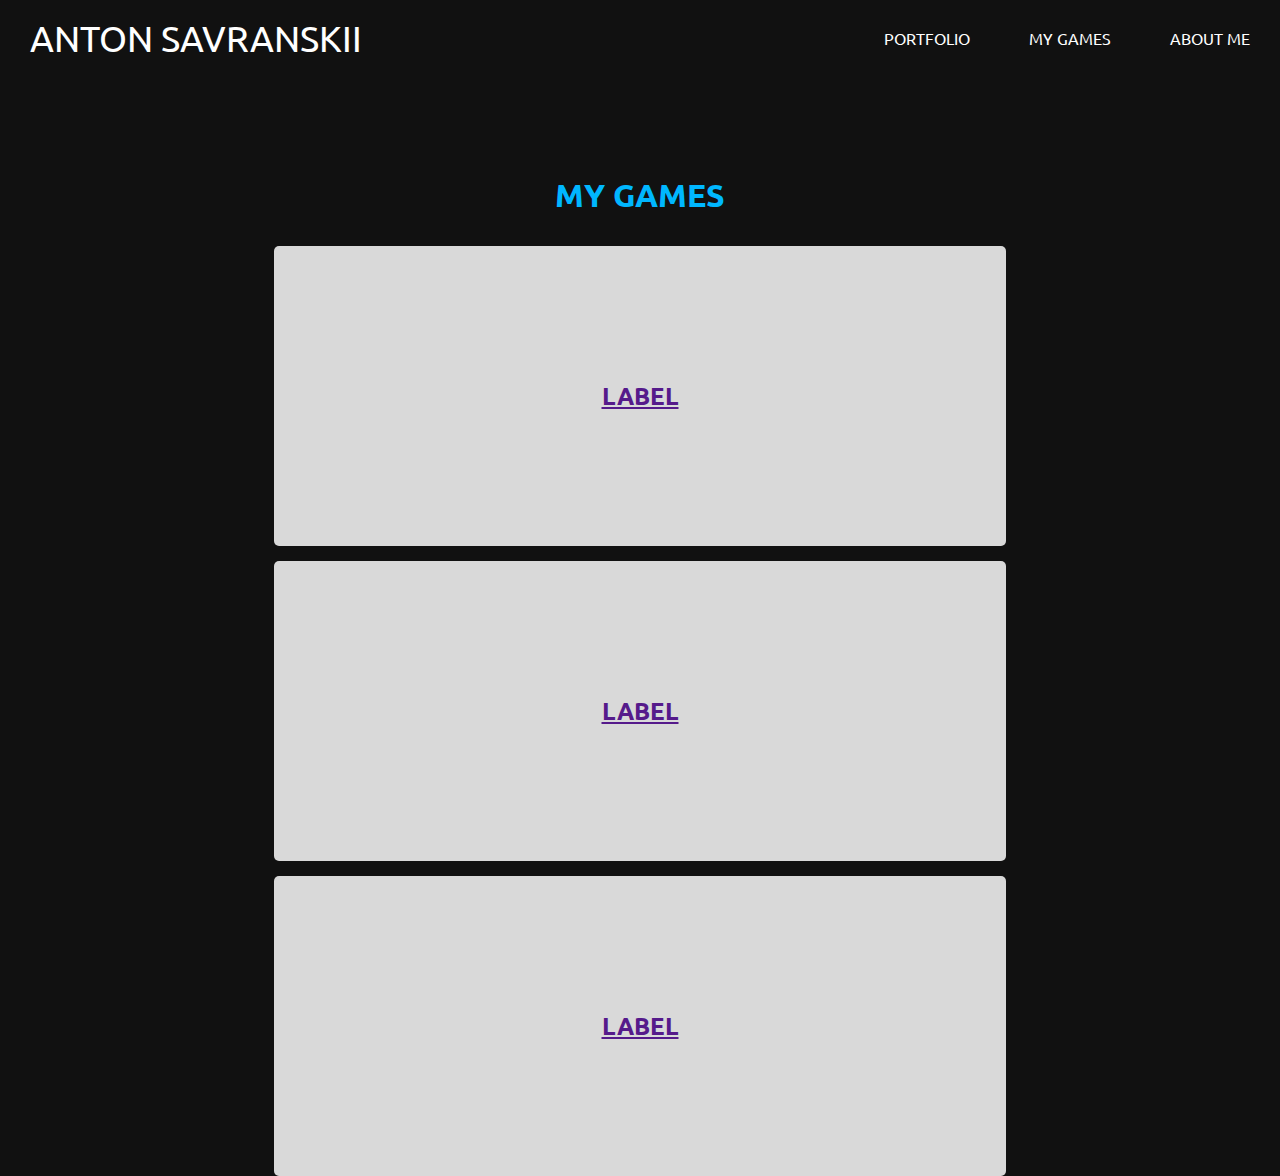
<file: Pages/My games/mygames.html>
<!DOCTYPE html>
<html lang="en">

<head>
    <meta charset="UTF-8">
    <meta http-equiv="X-UA-Compatible" content="IE=edge">
    <meta name="viewport" content="width=device-width, initial-scale=1.0">
    <link rel="preconnect" href="https://fonts.googleapis.com">
    <link rel="preconnect" href="https://fonts.gstatic.com" crossorigin>
    <link
        href="https://fonts.googleapis.com/css2?family=Ubuntu:ital,wght@0,300;0,400;0,500;0,700;1,300;1,400;1,500;1,700&display=swap"
        rel="stylesheet">
    <link rel="stylesheet" href="./styles/mygames.css">
    <title>Anton Savranskii | MY GAMES</title>
</head>

<body>
    <header>
        <a class="textLogo" href="https://smollagames.com/">
            ANTON SAVRANSKII
        </a>

        <div class="links">
            <a href="../Portfolio/portfolio.html">PORTFOLIO</a>
            <a href="./mygames.html">MY GAMES</a>
            <a href="../About Me/aboutme.html">ABOUT ME</a>
        </div>

        <div id="burger-menu">
            <span></span>
        </div>

        <div id="menu">
            <ul>
                <li><a href="../Portfolio/portfolio.html">PORTFOLIO</a></li>
                <li><a href="./mygames.html">MY GAMES</a></li>
                <li><a href="../About Me/aboutme.html">ABOUT ME</a></li>
            </ul>
        </div>
    </header>

    <section class="portfolioBlock">
        <h1>
            MY GAMES
        </h1>

        <div class="group">
            <a href="">
                <h2>
                    LABEL
                </h2>
            </a>
            <a href="">
                <h2>
                    LABEL
                </h2>
            </a>
            <a href="">
                <h2>
                    LABEL
                </h2>
            </a>
            
        </div>
    </section>

    <script src="https://smollagames.com/Burger.js"></script>
</body>

</html>
</file>
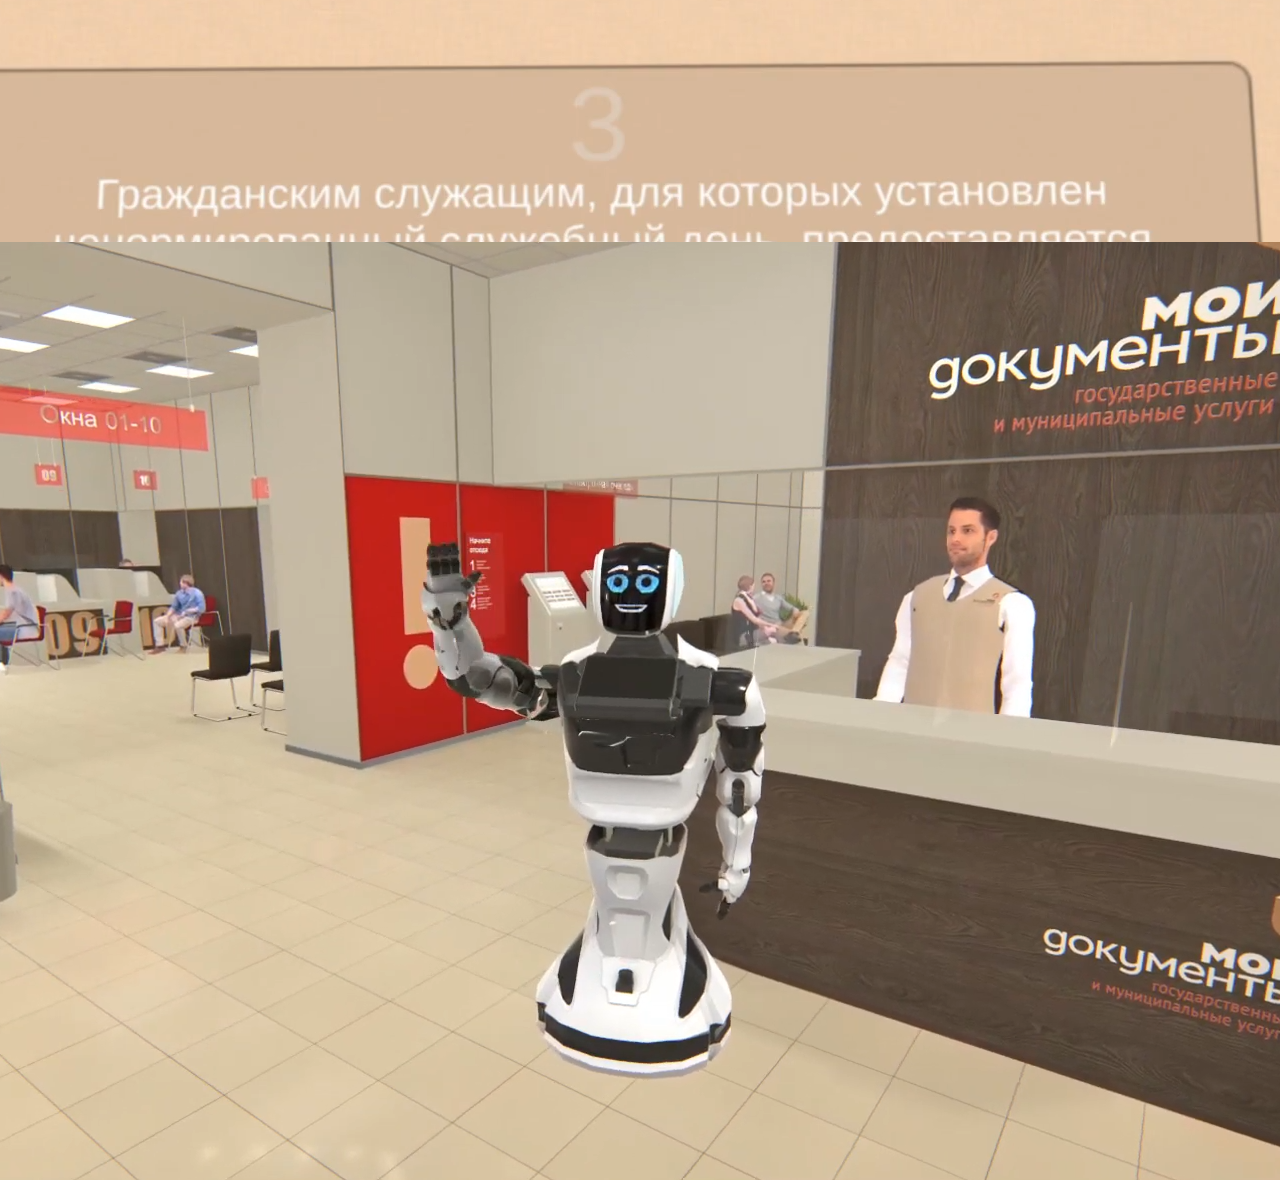
<file: Pages/Portfolio/portfolio.html>
<!DOCTYPE html>
<html lang="en">

<head>
    <meta charset="UTF-8">
    <meta http-equiv="X-UA-Compatible" content="IE=edge">
    <meta name="viewport" content="width=device-width, initial-scale=1.0">
    <link rel="preconnect" href="https://fonts.googleapis.com">
    <link rel="preconnect" href="https://fonts.gstatic.com" crossorigin>
    <link
        href="https://fonts.googleapis.com/css2?family=Ubuntu:ital,wght@0,300;0,400;0,500;0,700;1,300;1,400;1,500;1,700&display=swap"
        rel="stylesheet">
    <link rel="stylesheet" href="./styles/portfolio.css">
    <title>Anton Savranskii | PORTFOLIO</title>
</head>

<body>
    <header>
        <a class="textLogo" href="https://smollagames.com/">
            ANTON SAVRANSKII
        </a>

        <div class="links">
            <a href="./portfolio.html">PORTFOLIO</a>
            <a href="../My games/mygames.html">MY GAMES</a>
            <a href="../About Me/aboutme.html">ABOUT ME</a>
        </div>

        <div id="burger-menu">
            <span></span>
        </div>

        <div id="menu">
            <ul>
                <li><a href="./portfolio.html">PORTFOLIO</a></li>
                <li><a href="../My games/mygames.html">MY GAMES</a></li>
                <li><a href="../About Me/aboutme.html">ABOUT ME</a></li>
            </ul>
        </div>
    </header>

    <section class="portfolioBlock">
        <h1>
            PORTFOLIO
        </h1>

        <div class="group">
            <a href="./PortfolioPages/PPage0.html">
                <img src="./PortfolioPages/PPage0/0.png" alt="">
                <h2>
                    VR Interview
                </h2>
            </a>     
            
            <a href="./PortfolioPages/PPage1.html">
                <img src="./PortfolioPages/PPage1/0.png" alt="">
                <h2>
                    VR Excursion
                </h2>
            </a>    
        </div>
    </section>

    <script src="https://smollagames.com/Burger.js"></script>
</body>

</html>
</file>
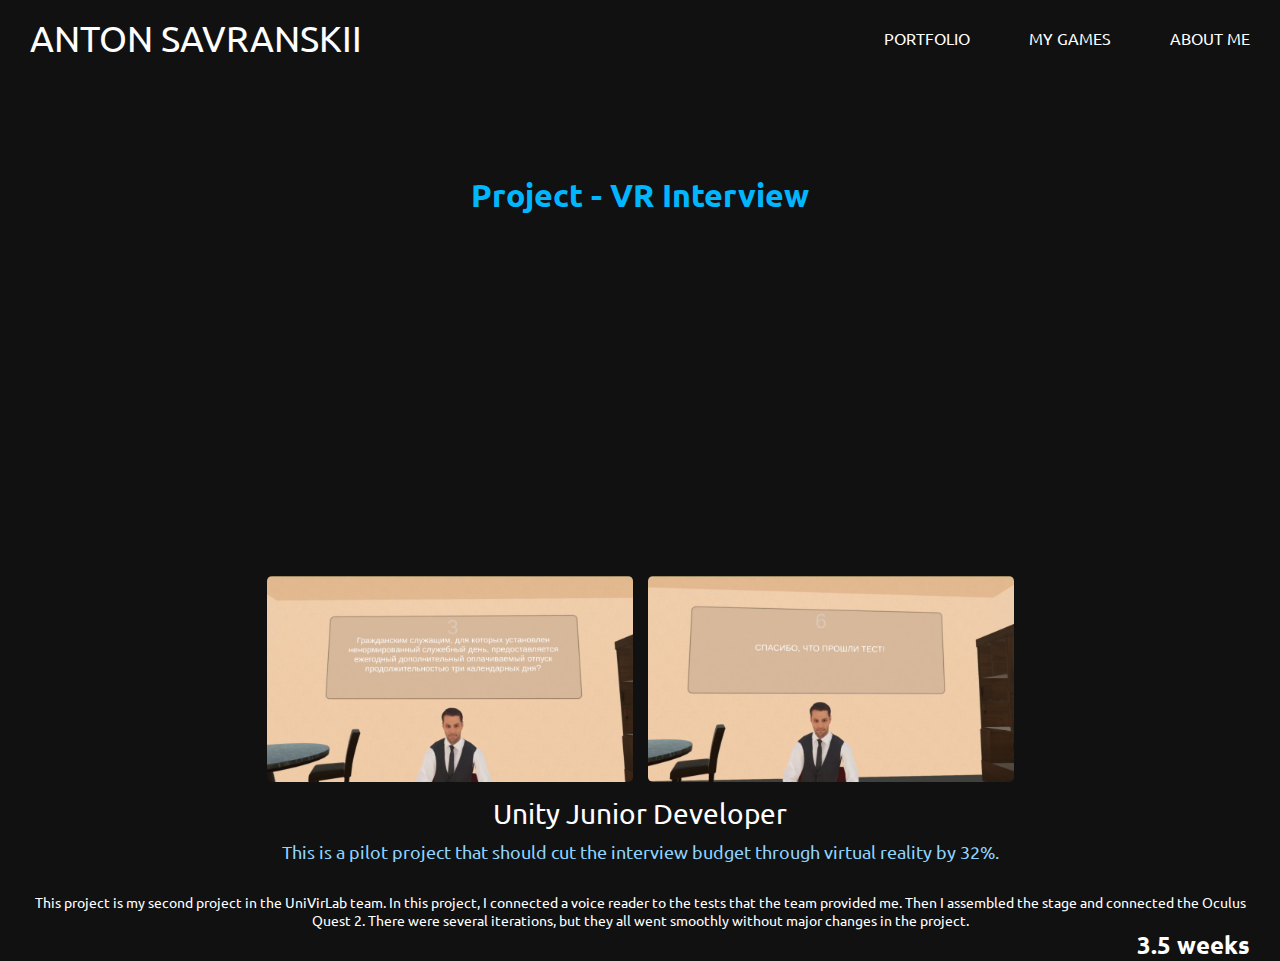
<file: Pages/Portfolio/PortfolioPages/PPage0.html>
<!DOCTYPE html>
<html lang="en">

<head>
    <meta charset="UTF-8">
    <meta http-equiv="X-UA-Compatible" content="IE=edge">
    <meta name="viewport" content="width=device-width, initial-scale=1.0">
    <link rel="preconnect" href="https://fonts.googleapis.com">
    <link rel="preconnect" href="https://fonts.gstatic.com" crossorigin>
    <link
        href="https://fonts.googleapis.com/css2?family=Ubuntu:ital,wght@0,300;0,400;0,500;0,700;1,300;1,400;1,500;1,700&display=swap"
        rel="stylesheet">
    <link rel="stylesheet" href="./style.css">
    <title>Anton Savranskii | Interview</title>
</head>

<body>
    <header>
        <a class="textLogo" href="https://smollagames.com/">
            ANTON SAVRANSKII
        </a>

        <div class="links">
            <a href="../portfolio.html">PORTFOLIO</a>
            <a href="../My games/mygames.html">MY GAMES</a>
            <a href="../About Me/aboutme.html">ABOUT ME</a>
        </div>

        <div id="burger-menu">
            <span></span>
        </div>

        <div id="menu">
            <ul>
                <li><a href="../portfolio.html">PORTFOLIO</a></li>
                <li><a href="../My games/mygames.html">MY GAMES</a></li>
                <li><a href="../About Me/aboutme.html">ABOUT ME</a></li>
            </ul>
        </div>
    </header>

    <section class="portfolioBlock">
        <h1>
            Project - VR Interview
        </h1>

        <iframe width="560" height="315" src="https://www.youtube.com/embed/eRhD2ndoOnU" title="YouTube video player"
            frameborder="0"
            allow="accelerometer; autoplay; clipboard-write; encrypted-media; gyroscope; picture-in-picture; web-share"
            allowfullscreen>
        </iframe>

        <div class="fotos">
            <img src="./PPage0/0.png" alt="">
            <img src="./PPage0/1.png" alt="">
        </div>

        <p class="statusInProject">
            Unity Junior Developer
        </p>

        <p class="result">
            This is a pilot project that should cut the interview budget through virtual reality by 32%.
        </p>

        <p class="description">This project is my second project in the UniVirLab team. In this project, I connected a
            voice reader to the
            tests that the team provided me. Then I assembled the stage and connected the Oculus Quest 2. There were
            several iterations, but they all went smoothly without major changes in the project.
        </p>

        <p class="timeDone">
            3.5 weeks
        </p>
    </section>

    <script src="https://smollagames.com/Burger.js"></script>
</body>

</html>
</file>
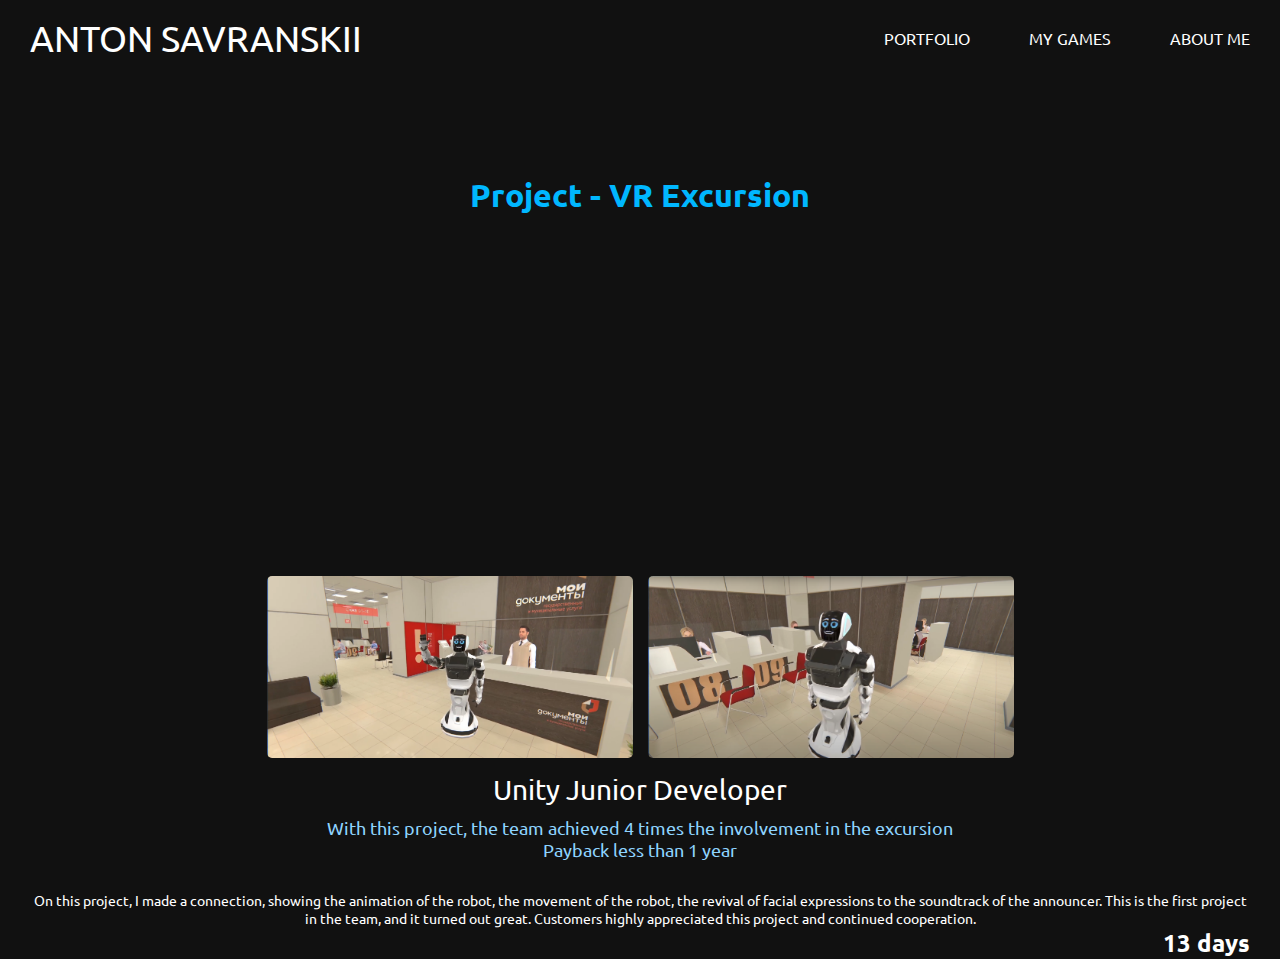
<file: Pages/Portfolio/PortfolioPages/PPage1.html>
<!DOCTYPE html>
<html lang="en">

<head>
    <meta charset="UTF-8">
    <meta http-equiv="X-UA-Compatible" content="IE=edge">
    <meta name="viewport" content="width=device-width, initial-scale=1.0">
    <link rel="preconnect" href="https://fonts.googleapis.com">
    <link rel="preconnect" href="https://fonts.gstatic.com" crossorigin>
    <link
        href="https://fonts.googleapis.com/css2?family=Ubuntu:ital,wght@0,300;0,400;0,500;0,700;1,300;1,400;1,500;1,700&display=swap"
        rel="stylesheet">
    <link rel="stylesheet" href="./style.css">
    <title>Anton Savranskii | VR Excursion</title>
</head>

<body>
    <header>
        <a class="textLogo" href="https://smollagames.com/">
            ANTON SAVRANSKII
        </a>

        <div class="links">
            <a href="../portfolio.html">PORTFOLIO</a>
            <a href="../My games/mygames.html">MY GAMES</a>
            <a href="../About Me/aboutme.html">ABOUT ME</a>
        </div>

        <div id="burger-menu">
            <span></span>
        </div>

        <div id="menu">
            <ul>
                <li><a href="../portfolio.html">PORTFOLIO</a></li>
                <li><a href="../My games/mygames.html">MY GAMES</a></li>
                <li><a href="../About Me/aboutme.html">ABOUT ME</a></li>
            </ul>
        </div>
    </header>

    <section class="portfolioBlock">
        <h1>
            Project - VR Excursion
        </h1>

        <iframe width="560" height="315" src="https://www.youtube.com/embed/kXi-T9o8MCk" title="YouTube video player"
            frameborder="0"
            allow="accelerometer; autoplay; clipboard-write; encrypted-media; gyroscope; picture-in-picture; web-share"
            allowfullscreen>
        </iframe>

        <div class="fotos">
            <img src="./PPage1/0.png" alt="">
            <img src="./PPage1/1.png" alt="">
        </div>

        <p class="statusInProject">
            Unity Junior Developer
        </p>

        <p class="result">
            With this project, the team achieved 4 times the involvement in the excursion<br>
            Payback less than 1 year
        </p>

        <p class="description">
            On this project, I made a connection, showing the animation of the robot, the movement of the robot, the
            revival of facial expressions to the soundtrack of the announcer. This is the first project in the team, and
            it turned out great. Customers highly appreciated this project and continued cooperation.
        </p>

        <p class="timeDone">
            13 days
        </p>
    </section>

    <script src="https://smollagames.com/Burger.js"></script>
</body>

</html>
</file>
<file: Pages/My games/styles/mygames.css>
* {
    margin: 0;
    padding: 0;
}

body {
    background-color: #111111;
    font-family: 'Ubuntu', sans-serif;
}

header {
    height: 75px;
    padding: 0 350px 0 350px;
    display: flex;
    justify-content: space-between;
    align-items: center;
    background-color: #111111;
}

.textLogo {
    font-size: 36px;
    color: #ffffff;
    text-decoration: none;
    transition: .5s;
}
.textLogo:hover{
    font-size: 42px;
    transition: .5s;
}

.links {
    width: 30%;
    display: flex;
    justify-content: space-between;
    align-items: center;
}

.links a {
    font-size: 16px;
    color: #ffffff;
    text-align: center;
    text-decoration: none;
    list-style: none;
    transition: .5s;
}

.links a:hover {
    color: #abc3ff;
    transition: .5s;
}

#burger-menu {
    display: none;
}

#menu {
    display: none;
}

.portfolioBlock{
    padding: 0 350px 0 350px;
    display: flex;
    flex-direction: column;
    align-content: center;
}
.portfolioBlock h1{
    text-align: center;
    margin-top: 100px;
    color: #00B7FF;
}

.group{
    margin-top: 30px;
    display: flex;
    flex-direction: column;
    align-items: center;
    gap: 15px;
}

.group a{
    display: flex;
    align-items: center;
    justify-content: center;
    width: 50%;
    height: 300px;
    background: #D9D9D9;
    border-radius: 5px;
}

@media only screen and (max-width: 1615px) {
    header {
        padding: 0 100px 0 100px;
    }
    .portfolioBlock{
        padding: 0 100px 0 100px;
    }
}

@media only screen and (max-width: 1290px) {
    header {
        padding: 0 30px 0 30px;
    }
    .portfolioBlock{
        padding: 0 30px 0 30px;
    }
    .group a{
        width: 60%;
    }
}

@media only screen and (max-width: 900px) {

    .links {
        width: 40%;
    }
}

@media only screen and (max-width: 768px) {
    header {
        height: 50px;
    }

    .textLogo {
        font-size: 24px;
    }

    .links {
        display: none;
    }

    .group a{
        height: 150px;
    }

    #burger-menu {
        display: block;
        cursor: pointer;
        height: 27px;
        width: 27px;
        margin: 50px 0 50px 0;
        overflow: visible;
        position: relative;
        z-index: 2;
    }

    #burger-menu span,
    #burger-menu span:before,
    #burger-menu span:after {
        background: #fff;
        display: block;
        height: 2px;
        opacity: 1;
        position: absolute;
        transition: 0.3s ease-in-out;
    }

    #burger-menu span:before,
    #burger-menu span:after {
        content: "";
    }

    #burger-menu span:before {
        left: 0px;
        top: -10px;
        width: 27px;
    }

    #burger-menu span {
        right: 0px;
        top: 13px;
        width: 27px;
    }

    #burger-menu span:after {
        left: 0px;
        top: 10px;
        width: 27px;
    }

    #burger-menu.close span:before {
        top: 0px;
        transform: rotate(90deg);
        width: 27px;
    }

    #burger-menu.close span {
        transform: rotate(-45deg);
        top: 13px;
        width: 27px;
    }

    #burger-menu.close span:after {
        top: 0px;
        left: 0;
        transform: rotate(90deg);
        opacity: 0;
        width: 0;
    }

    #menu {
        display: block;
        z-index: 1;
        min-width: 100%;
        min-height: 100%;
        position: fixed;
        top: 0;
        height: 0;
        visibility: hidden;
        opacity: 0;
        text-align: center;
        padding-top: 20px;
        transition: all 0.3s ease-in-out;
    }

    #menu.overlay {
        visibility: visible;
        opacity: 1;
        padding-top: 100px;
        background: rgba(0, 0, 0, 0.5);
    }

    #menu ul {
        padding: 0;
    }

    #menu li {
        list-style: none;
    }

    #menu a {
        color: #fff;
        display: block;
        font-size: 32px;
        margin-bottom: 30px;
        text-decoration: none;
    }
}

@media only screen and (max-width: 425px) {
    .group a{
        width: 80%;
    }
}

@media only screen and (max-width: 375px) {
    .group a{
        width: 100%;
    }
}
</file>
<file: Pages/Portfolio/styles/portfolio.css>
* {
    margin: 0;
    padding: 0;
}

body {
    background-color: #111111;
    font-family: 'Ubuntu', sans-serif;
}

header {
    height: 75px;
    padding: 0 350px 0 350px;
    display: flex;
    justify-content: space-between;
    align-items: center;
    background-color: #111111;
}

.textLogo {
    font-size: 36px;
    color: #ffffff;
    text-decoration: none;
    transition: .5s;
}
.textLogo:hover{
    font-size: 42px;
    transition: .5s;
}

.links {
    width: 30%;
    display: flex;
    justify-content: space-between;
    align-items: center;
}

.links a {
    font-size: 16px;
    color: #ffffff;
    text-align: center;
    text-decoration: none;
    list-style: none;
    transition: .5s;
}

.links a:hover {
    color: #abc3ff;
    transition: .5s;
}

#burger-menu {
    display: none;
}

#menu {
    display: none;
}

.portfolioBlock{
    padding: 0 350px 0 350px;
    display: flex;
    flex-direction: column;
    align-content: center;
}
.portfolioBlock h1{
    text-align: center;
    margin-top: 100px;
    color: #00B7FF;
}

.group{
    margin-top: 30px;
    display: flex;
    flex-direction: column;
    align-items: center;
    gap: 15px;
}

.group a{
    display: flex;
    align-items: center;
    justify-content: center;
    width: 50%;
    height: 300px;
    background: #D9D9D9;
    border-radius: 5px;
}

@media only screen and (max-width: 1615px) {
    header {
        padding: 0 100px 0 100px;
    }
    .portfolioBlock{
        padding: 0 100px 0 100px;
    }
}

@media only screen and (max-width: 1290px) {
    header {
        padding: 0 30px 0 30px;
    }
    .portfolioBlock{
        padding: 0 30px 0 30px;
    }
    .group a{
        width: 60%;
    }
}

@media only screen and (max-width: 900px) {

    .links {
        width: 40%;
    }
}

@media only screen and (max-width: 768px) {
    header {
        height: 50px;
    }

    .textLogo {
        font-size: 24px;
    }

    .links {
        display: none;
    }

    .group a{
        height: 150px;
    }

    #burger-menu {
        display: block;
        cursor: pointer;
        height: 27px;
        width: 27px;
        margin: 50px 0 50px 0;
        overflow: visible;
        position: relative;
        z-index: 2;
    }

    #burger-menu span,
    #burger-menu span:before,
    #burger-menu span:after {
        background: #fff;
        display: block;
        height: 2px;
        opacity: 1;
        position: absolute;
        transition: 0.3s ease-in-out;
    }

    #burger-menu span:before,
    #burger-menu span:after {
        content: "";
    }

    #burger-menu span:before {
        left: 0px;
        top: -10px;
        width: 27px;
    }

    #burger-menu span {
        right: 0px;
        top: 13px;
        width: 27px;
    }

    #burger-menu span:after {
        left: 0px;
        top: 10px;
        width: 27px;
    }

    #burger-menu.close span:before {
        top: 0px;
        transform: rotate(90deg);
        width: 27px;
    }

    #burger-menu.close span {
        transform: rotate(-45deg);
        top: 13px;
        width: 27px;
    }

    #burger-menu.close span:after {
        top: 0px;
        left: 0;
        transform: rotate(90deg);
        opacity: 0;
        width: 0;
    }

    #menu {
        display: block;
        z-index: 1;
        min-width: 100%;
        min-height: 100%;
        position: fixed;
        top: 0;
        height: 0;
        visibility: hidden;
        opacity: 0;
        text-align: center;
        padding-top: 20px;
        transition: all 0.3s ease-in-out;
    }

    #menu.overlay {
        visibility: visible;
        opacity: 1;
        padding-top: 100px;
        background: rgba(0, 0, 0, 0.5);
    }

    #menu ul {
        padding: 0;
    }

    #menu li {
        list-style: none;
    }

    #menu a {
        color: #fff;
        display: block;
        font-size: 32px;
        margin-bottom: 30px;
        text-decoration: none;
    }
}

@media only screen and (max-width: 425px) {
    .group a{
        width: 80%;
    }
}

@media only screen and (max-width: 375px) {
    .group a{
        width: 100%;
    }
}
</file>
<file: Pages/Portfolio/PortfolioPages/style.css>
* {
    margin: 0;
    padding: 0;
}

body {
    background-color: #111111;
    font-family: 'Ubuntu', sans-serif;
}

header {
    height: 75px;
    padding: 0 350px 0 350px;
    display: flex;
    justify-content: space-between;
    align-items: center;
    background-color: #111111;
}

.textLogo {
    font-size: 36px;
    color: #ffffff;
    text-decoration: none;
    transition: .5s;
}

.textLogo:hover {
    font-size: 42px;
    transition: .5s;
}

.links {
    width: 30%;
    display: flex;
    justify-content: space-between;
    align-items: center;
}

.links a {
    font-size: 16px;
    color: #ffffff;
    text-align: center;
    text-decoration: none;
    list-style: none;
    transition: .5s;
}

.links a:hover {
    color: #abc3ff;
    transition: .5s;
}

#burger-menu {
    display: none;
}

#menu {
    display: none;
}

.portfolioBlock {
    padding: 0 350px 0 350px;
    display: flex;
    flex-direction: column;
    align-content: center;
}

.portfolioBlock h1 {
    text-align: center;
    margin-top: 100px;
    color: #00B7FF;
}

.portfolioBlock iframe {
    margin-top: 30px;
    width: 100%;
}

.fotos {
    margin-top: 15px;
    display: flex;
    justify-content: center;

    gap: 15px;
}

.fotos img {
    width: 30%;
    border-radius: 5px;
}

.statusInProject {
    margin-top: 15px;
    text-align: center;

    font-size: 28px;
    color: #ffffff;
}

.result {
    margin-top: 10px;
    text-align: center;

    font-size: 18px;
    color: #8fd4ff;
}

.description {
    margin-top: 30px;
    text-align: center;
    font-size: 14px;
    color: #ffffff;
}

.timeDone {
    text-align: right;
    font-size: 24px;
    font-weight: 900;
    color: #ffffff;
}

@media only screen and (max-width: 1615px) {
    header {
        padding: 0 100px 0 100px;
    }

    .portfolioBlock {
        padding: 0 100px 0 100px;
    }
}

@media only screen and (max-width: 1290px) {
    header {
        padding: 0 30px 0 30px;
    }

    .portfolioBlock {
        padding: 0 30px 0 30px;
    }
}

@media only screen and (max-width: 900px) {

    .links {
        width: 40%;
    }
}

@media only screen and (max-width: 768px) {
    header {
        height: 50px;
    }

    .textLogo {
        font-size: 24px;
    }

    .links {
        display: none;
    }

    #burger-menu {
        display: block;
        cursor: pointer;
        height: 27px;
        width: 27px;
        margin: 50px 0 50px 0;
        overflow: visible;
        position: relative;
        z-index: 2;
    }

    #burger-menu span,
    #burger-menu span:before,
    #burger-menu span:after {
        background: #fff;
        display: block;
        height: 2px;
        opacity: 1;
        position: absolute;
        transition: 0.3s ease-in-out;
    }

    #burger-menu span:before,
    #burger-menu span:after {
        content: "";
    }

    #burger-menu span:before {
        left: 0px;
        top: -10px;
        width: 27px;
    }

    #burger-menu span {
        right: 0px;
        top: 13px;
        width: 27px;
    }

    #burger-menu span:after {
        left: 0px;
        top: 10px;
        width: 27px;
    }

    #burger-menu.close span:before {
        top: 0px;
        transform: rotate(90deg);
        width: 27px;
    }

    #burger-menu.close span {
        transform: rotate(-45deg);
        top: 13px;
        width: 27px;
    }

    #burger-menu.close span:after {
        top: 0px;
        left: 0;
        transform: rotate(90deg);
        opacity: 0;
        width: 0;
    }

    #menu {
        display: block;
        z-index: 1;
        min-width: 100%;
        min-height: 100%;
        position: fixed;
        top: 0;
        height: 0;
        visibility: hidden;
        opacity: 0;
        text-align: center;
        padding-top: 20px;
        transition: all 0.3s ease-in-out;
    }

    #menu.overlay {
        visibility: visible;
        opacity: 1;
        padding-top: 100px;
        background: rgba(0, 0, 0, 0.5);
    }

    #menu ul {
        padding: 0;
    }

    #menu li {
        list-style: none;
    }

    #menu a {
        color: #fff;
        display: block;
        font-size: 32px;
        margin-bottom: 30px;
        text-decoration: none;
    }

    .fotos {
        margin-top: 15px;
        display: flex;
        flex-direction: column;
        justify-content: center;
        align-items: center;
    }

    .fotos img {
        width: 100%;
    }
}

@media only screen and (max-width: 425px) {}

@media only screen and (max-width: 375px) {}
</file>
